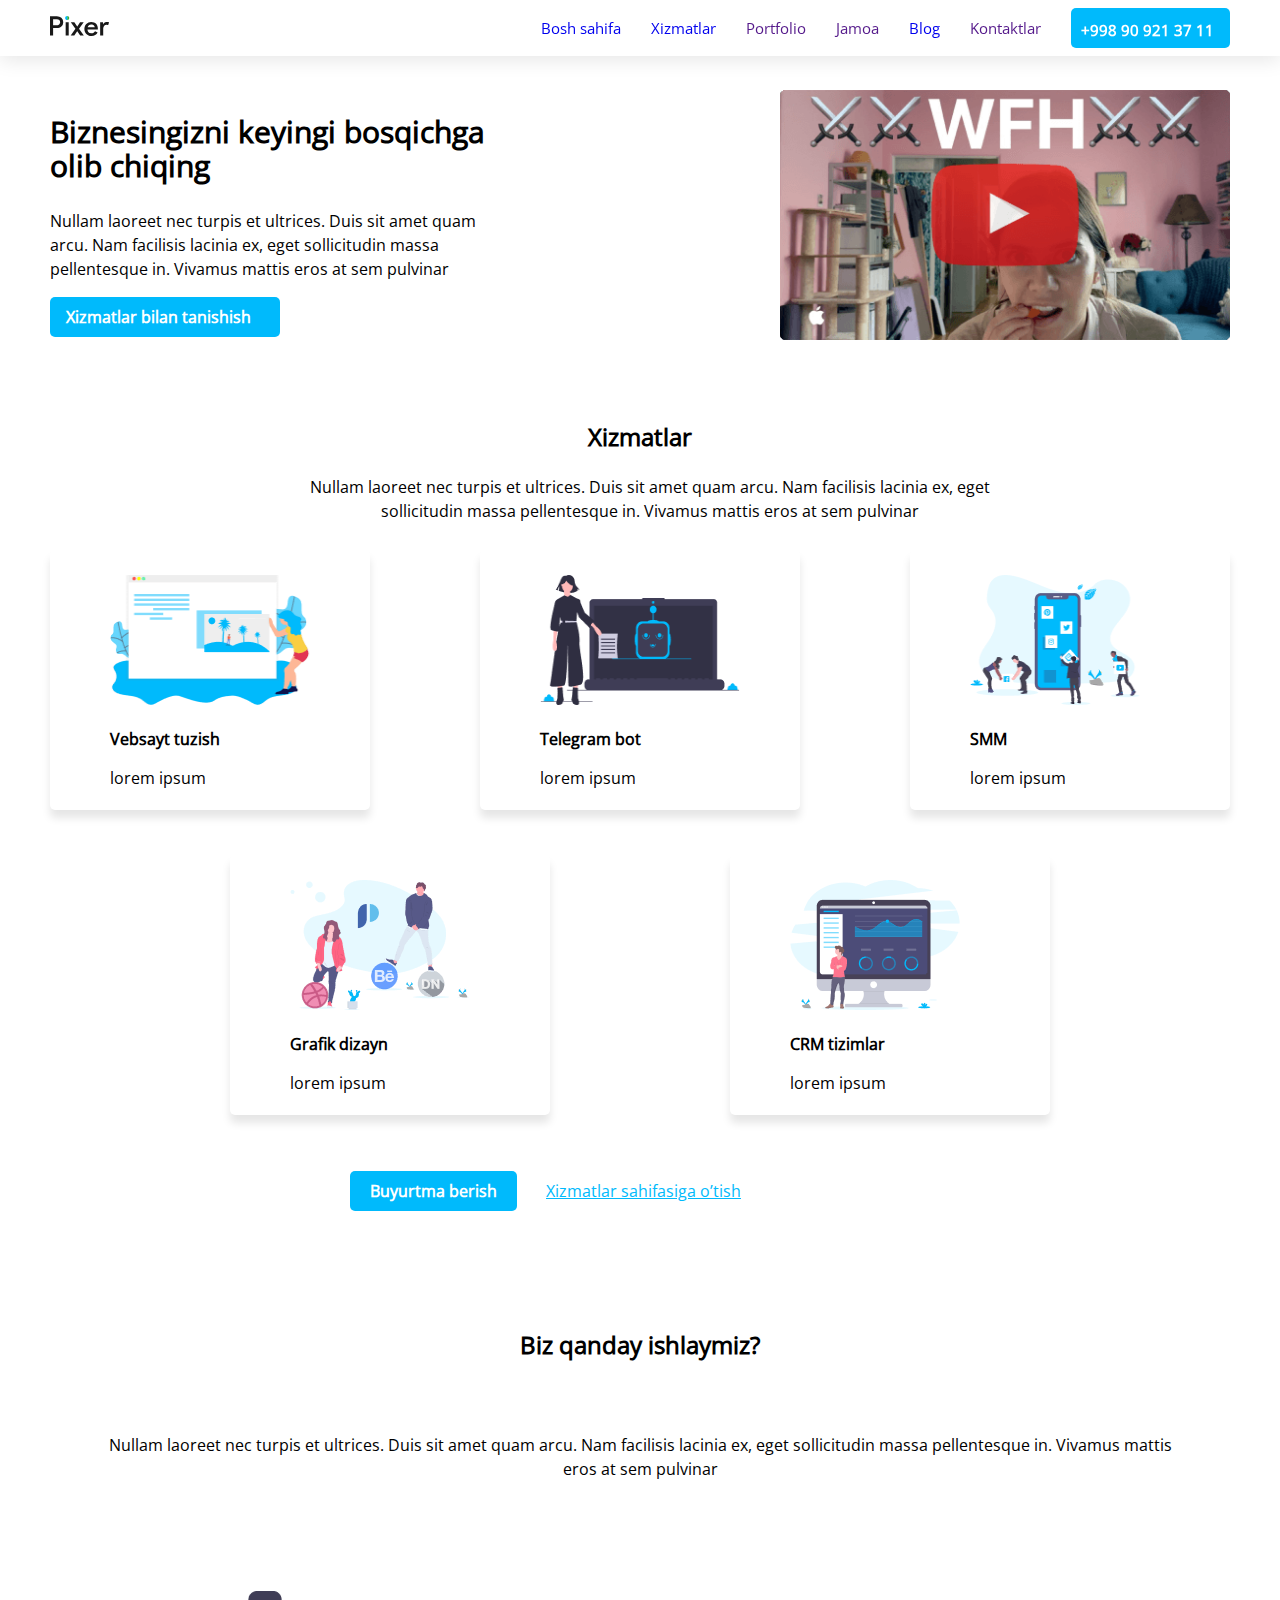
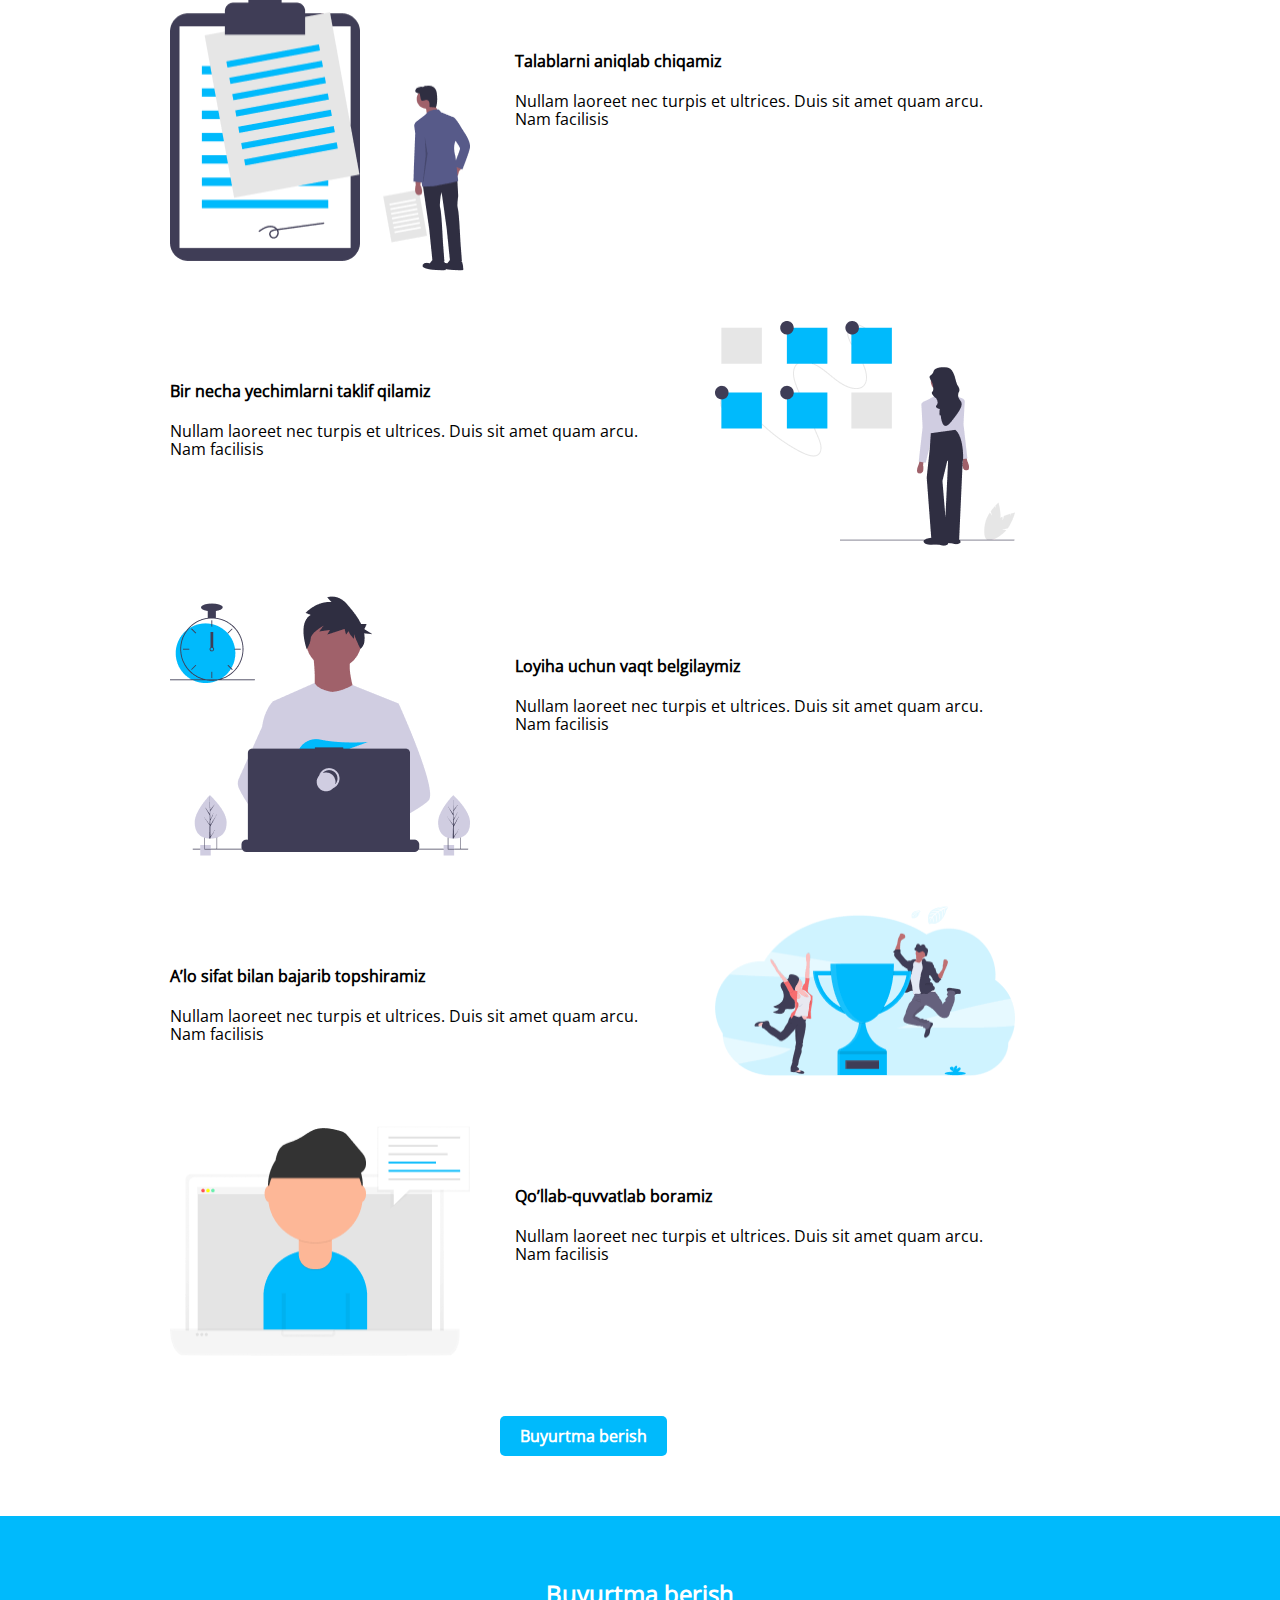
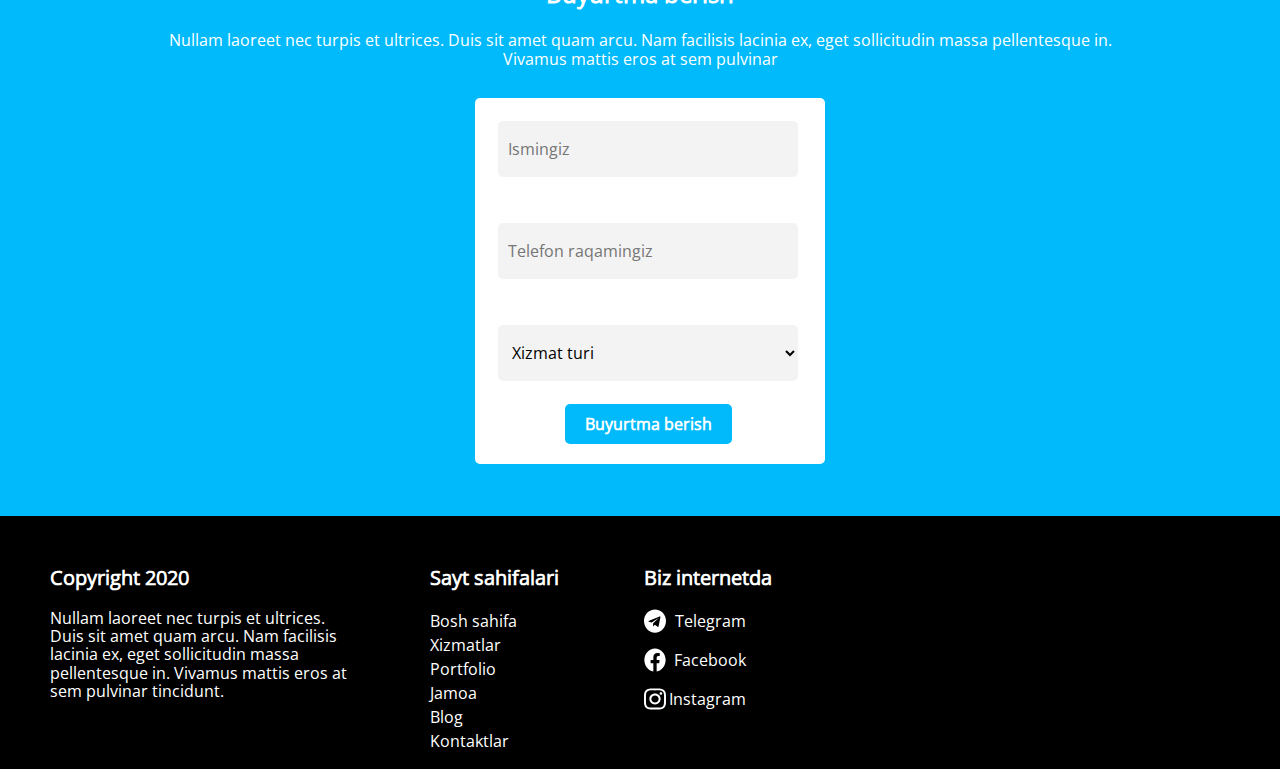
<file: index.html>
<!DOCTYPE html>
<html lang="en">
<head>
  <meta charset="UTF-8">
  <meta http-equiv="X-UA-Compatible" content="IE=edge">
  <meta name="viewport" content="width=device-width, initial-scale=1.0">
  <title>pixer</title>
  <link rel="stylesheet" href="style/normalize.css">
  <link rel="stylesheet" href="style/main.min.css">
  <!-- <link rel="stylesheet" href="style/main.css"> -->
</head>
<body>
<!-- HEADER   -->
  <header class="site-header">
    <div class="container">
      <div class="header-wrapper" id="main">
        <a class="header-logo-link" href="index.html">
          <img class="site-logo" src="img/site-logo.svg" alt="site-logo" width="60" height="20">
        </a>

        <nav class="header-nav">
          <ul class="header-nav-list">
            <li class="header-nav-items">
              <a class="nav-link" href="index.html">Bosh sahifa</a>
            </li>

            <li class="header-nav-items">
              <a class="nav-link" href="services.html">Xizmatlar</a>
            </li>

            <li class="header-nav-items">
              <a class="nav-link" href="">Portfolio</a>
            </li>
            
            <li class="header-nav-items">
              <a class="nav-link" href="">Jamoa</a>
            </li>

            <li class="header-nav-items">
              <a class="nav-link" href="#blog">Blog</a>
            </li>

            <li class="header-nav-items">
              <a class="nav-link" href="">Kontaktlar</a>
            </li>
          </ul>
        </nav>  

        <div class="header-num-wrapper">
          <a class="header-num-link" href="tel:+998909213711">+998 90 921 37 11</a>
        </div>
      </div>
    </div>
<!-- //HEADER   -->    
  </header>


<!-- HERO   -->
  <main class="site-main">
    <section class="section-hero">
      <div class="container">
        <div class="hero-wrapper">
          <div class="hero-content">
            <h2 class="hero-heading">Biznesingizni keyingi bosqichga
            olib chiqing</h2>
            <p class="hero-info">Nullam laoreet nec turpis et ultrices. Duis sit amet quam arcu. Nam facilisis lacinia ex, eget sollicitudin massa pellentesque in. Vivamus mattis eros at sem pulvinar</p>

            <div class="hero-btn-wrapper">
              <a class="hero-btn-link" href="#service" >Xizmatlar bilan tanishish</a>
            </div>
          </div>
          <a class="youtube-video" href="https://www.youtube.com/embed/6_pru8U2RmM" target="_blank">
            <img class="hero-img" src="img/hero-img.png" alt="youtube" width="450" height="250">
          </a>

        </div>
      </div>
    </section>
<!-- //HERO   -->


<!-- SERVICES -->
    <section class="section-services">
      <div class="container">
        <div class="services-wrapper" id="services">
          <div class="services-content-wrapper">
            <h3 class="services-heading">Xizmatlar</h3>
            <p class="servicse-info">Nullam laoreet nec turpis et ultrices. Duis sit amet quam arcu. Nam facilisis lacinia ex, eget sollicitudin massa pellentesque in. Vivamus mattis eros at sem pulvinar</p>
          </div>
          <div class="services-list-wrapper">
            <ul class="services-list">
              <li class="services-items">
                <img class="services-item-img" src="img/site-dev.png" alt="site-developing" width="200" height="130">
                <h4 class="services-items-heading">Vebsayt tuzish</h4>
                <p class="services-items-content">lorem ipsum</p>
              </li>

              <li class="services-items">
                <img class="services-item-img" src="img/bot-dev.png" alt="bot-developing" width="200" height="130">
                <h4 class="services-items-heading">Telegram bot</h4>
                <p class="services-items-content">lorem ipsum</p>
              </li>

              <li class="services-items">
                <img class="services-item-img" src="img/smm.png" alt="smm" width="170" height="130">
                <h4 class="services-items-heading">SMM</h4>
                <p class="services-items-content">lorem ipsum</p>
              </li>

              <li class="services-items serv-left-item">
                <img class="services-item-img" src="img/design.png" alt="design" width="180" height="130">
                <h4 class="services-items-heading">Grafik dizayn</h4>
                <p class="services-items-content">lorem ipsum</p>
              </li>

              <li class="services-items serv-right-item">
                <img class="services-item-img" src="img/crm.png" alt="crm" width="170" height="130">
                <h4 class="services-items-heading">CRM tizimlar</h4>
                <p class="services-items-content">lorem ipsum</p>
              </li>
            </ul>
          </div>

          <button class="all-btns services-btn">
            <span class="all-btns-content">Buyurtma berish</span>
          </button>
          <a class="services-link" href="services.html">Xizmatlar sahifasiga o’tish</a>

        </div>
      </div>
    </section>
<!-- SERVICES -->


<!-- WORK-PROCCESSE -->
    <section class="section-work-proc">
      <div class="container">
        <div class="work-proc-wrapper" id="blog">
          <div class="proc-main-content-wrapper">
            <h3 class="proc-heading">Biz qanday ishlaymiz?</h3>
            <p class="proc-main-content">Nullam laoreet nec turpis et ultrices. Duis sit amet quam arcu. Nam facilisis lacinia ex, eget sollicitudin massa pellentesque in. Vivamus mattis eros at sem pulvinar</p>
          </div>

          <div class="work-proc-list-wrapper">
            <ul class="work-proc-list">
              <li class="work-proc-items">
                <img class="proccess-img proccess-img-left" src="./img/identification.png" alt="identification" width="300" height="280">
                <div class="proc-items-content">
                  <h4 class="proccess-item-headings">Talablarni aniqlab chiqamiz</h4>
                  <p class="proc-item-content">Nullam laoreet nec turpis et ultrices. Duis sit amet quam arcu. Nam facilisis</p>
                </div>
              </li>

              <li class="work-proc-items">
                <div class="proc-items-content">
                  <h4 class="proccess-item-headings">Bir necha yechimlarni taklif qilamiz</h4>
                  <p class="proc-item-content">Nullam laoreet nec turpis et ultrices. Duis sit amet quam arcu. Nam facilisis</p>
                </div>
                <img class="proccess-img proccess-img-right" src="./img/solving-problems.png" alt="solving-problems" width="300" height="225">
              </li>

              <li class="work-proc-items">
                <img class="proccess-img proccess-img-left" src="./img/project-time.png" alt="project-time" width="300" height="260">
                <div class="proc-items-content">
                  <h4 class="proccess-item-headings">Loyiha uchun vaqt belgilaymiz</h4>
                  <p class="proc-item-content">Nullam laoreet nec turpis et ultrices. Duis sit amet quam arcu. Nam facilisis</p>
                </div>
              </li>

              <li class="work-proc-items">
                <div class="proc-items-content">
                  <h4 class="proccess-item-headings">A’lo sifat bilan bajarib topshiramiz</h4>
                  <p class="proc-item-content">Nullam laoreet nec turpis et ultrices. Duis sit amet quam arcu. Nam facilisis</p>
                </div>
                <img class="proccess-img proccess-img-right" src="./img/quality.png" alt="quality" width="300" height="170">
              </li>

              <li class="work-proc-items">
                <img class="proccess-img proccess-img-left" src="./img/support.png" alt="support" width="300" height="230">
                <div class="proc-items-content">
                  <h4 class="proccess-item-headings">Qo’llab-quvvatlab boramiz</h4>
                  <p class="proc-item-content">Nullam laoreet nec turpis et ultrices. Duis sit amet quam arcu. Nam facilisis</p>
                </div>
              </li>
            </ul>
          </div>

          <button class="all-btns proc-btn">
            <span class="all-btns-content">Buyurtma berish</span>
          </button>
        </div>
      </div>
    </section>
<!-- //WORK-PROCCESSE -->


<!-- MAIN-FORM -->
    <section class="section-form">
      <div class="container">
        <div class="form-wrapper">
          <div class="form-wrapper-content">
            <h3 class="form-heading">Buyurtma berish</h3>
            <p class="form-info">Nullam laoreet nec turpis et ultrices. Duis sit amet quam arcu. Nam facilisis lacinia ex, eget sollicitudin massa pellentesque in. Vivamus mattis eros at sem pulvinar</p>
          </div>

          <form class="form" action="https://echo.htmlacademy.ru/" >
            <input type="text" class="name all-input" name="name" id="name" placeholder="Ismingiz" required>

            <input type="tel" class="tel-num all-input" name="tel-num" id="tel-num" placeholder="Telefon raqamingiz" required>

            <select class="select all-input" name="select" id="select">
              <option value="" hidden>Xizmat turi</option>
              <option value="search">Vebsayt</option>
              <option value="smm">SMM</option>
              <option value="telegram-bot">telegram-bot</option>
              <option value="web-design">Grafik dizayn</option>
              <option value="crm">CRM tizim</option>
            </select>

            <button class="all-btns form-btn">
              <span class="all-btns-content">Buyurtma berish</span>
            </button>
          </form>
        </div>
      </div>
    </section>
  </main> 
<!-- //MAIN-FORM -->


<!-- FOOTER -->
  <footer class="site-footer">
    <div class="container">
      <div class="footer-wrapper">
        <div class="about-wrapper">
          <p class="copyrite">Copyright 2020</p>
          <p class="about-content">Nullam laoreet nec turpis et ultrices. Duis sit amet quam arcu. Nam facilisis lacinia ex, eget sollicitudin massa pellentesque in. Vivamus mattis eros at sem pulvinar tincidunt.</p>
        </div>

        <div class="pages-list-wrapper">
          <p class="pages-list-content">Sayt sahifalari</p>
          <ul class="pages-list">
              <li class="pages-items">
                <a class="footer-all-links pages-items-link " href="index.html">Bosh sahifa </a>              
              </li>

              <li class="pages-items">
                <a class="footer-all-links pages-items-link " href="services.html">Xizmatlar</a> 
              </li>
              
              <li class="pages-items">
                <a class="footer-all-links pages-items-link " href="">Portfolio</a> 
              </li>
  
              <li class="pages-items">
                <a class="footer-all-links pages-items-link " href="">Jamoa</a> 
              </li>
            
              <li class="pages-items">
                <a class="footer-all-links pages-items-link " href="">Blog</a> 
              </li>
   
              <li class="pages-items">
                <a class="footer-all-links pages-items-link " href="">Kontaktlar</a> 
              </li>
            
          </ul>
        </div>
        
        <div class="social-net-wrapper">
          <p class="soc-net-content">Biz internetda</p>
          <ul class="soc-net-list">
            <li class="soc-net-items">
              <a class="footer-icon-link" href="https://web.telegram.org/k/" target="_blank">
                <img src="./img/telegram-icon.svg" alt="Telegram" class="soc-net-icons">
                <span class="soc-net-info footer-all-links">Telegram</span>
              </a>
            </li>
        
            <li class="soc-net-items">
              <a class="footer-icon-link" href="https://facebook.com" target="_blank">
                <img src="./img/facebook.svg" alt="Facebook" class="soc-net-icons">
                <span class="soc-net-info footer-all-links">Facebook</span>
              </a>
            </li>
        
            <li class="soc-net-items">
              <a class="footer-icon-link" href="htpps://instagram.com" target="_blank">
                <img src="./img/instagram.svg" alt="Instagram" class="soc-net-icons">
                <span class="soc-net-info footer-all-links">Instagram</span>
              </a>
            </li>
        
          </ul>
        </div>
      </div>
    </div>
  </footer>
<!-- //FOOTER -->

</body>
</html>
</file>
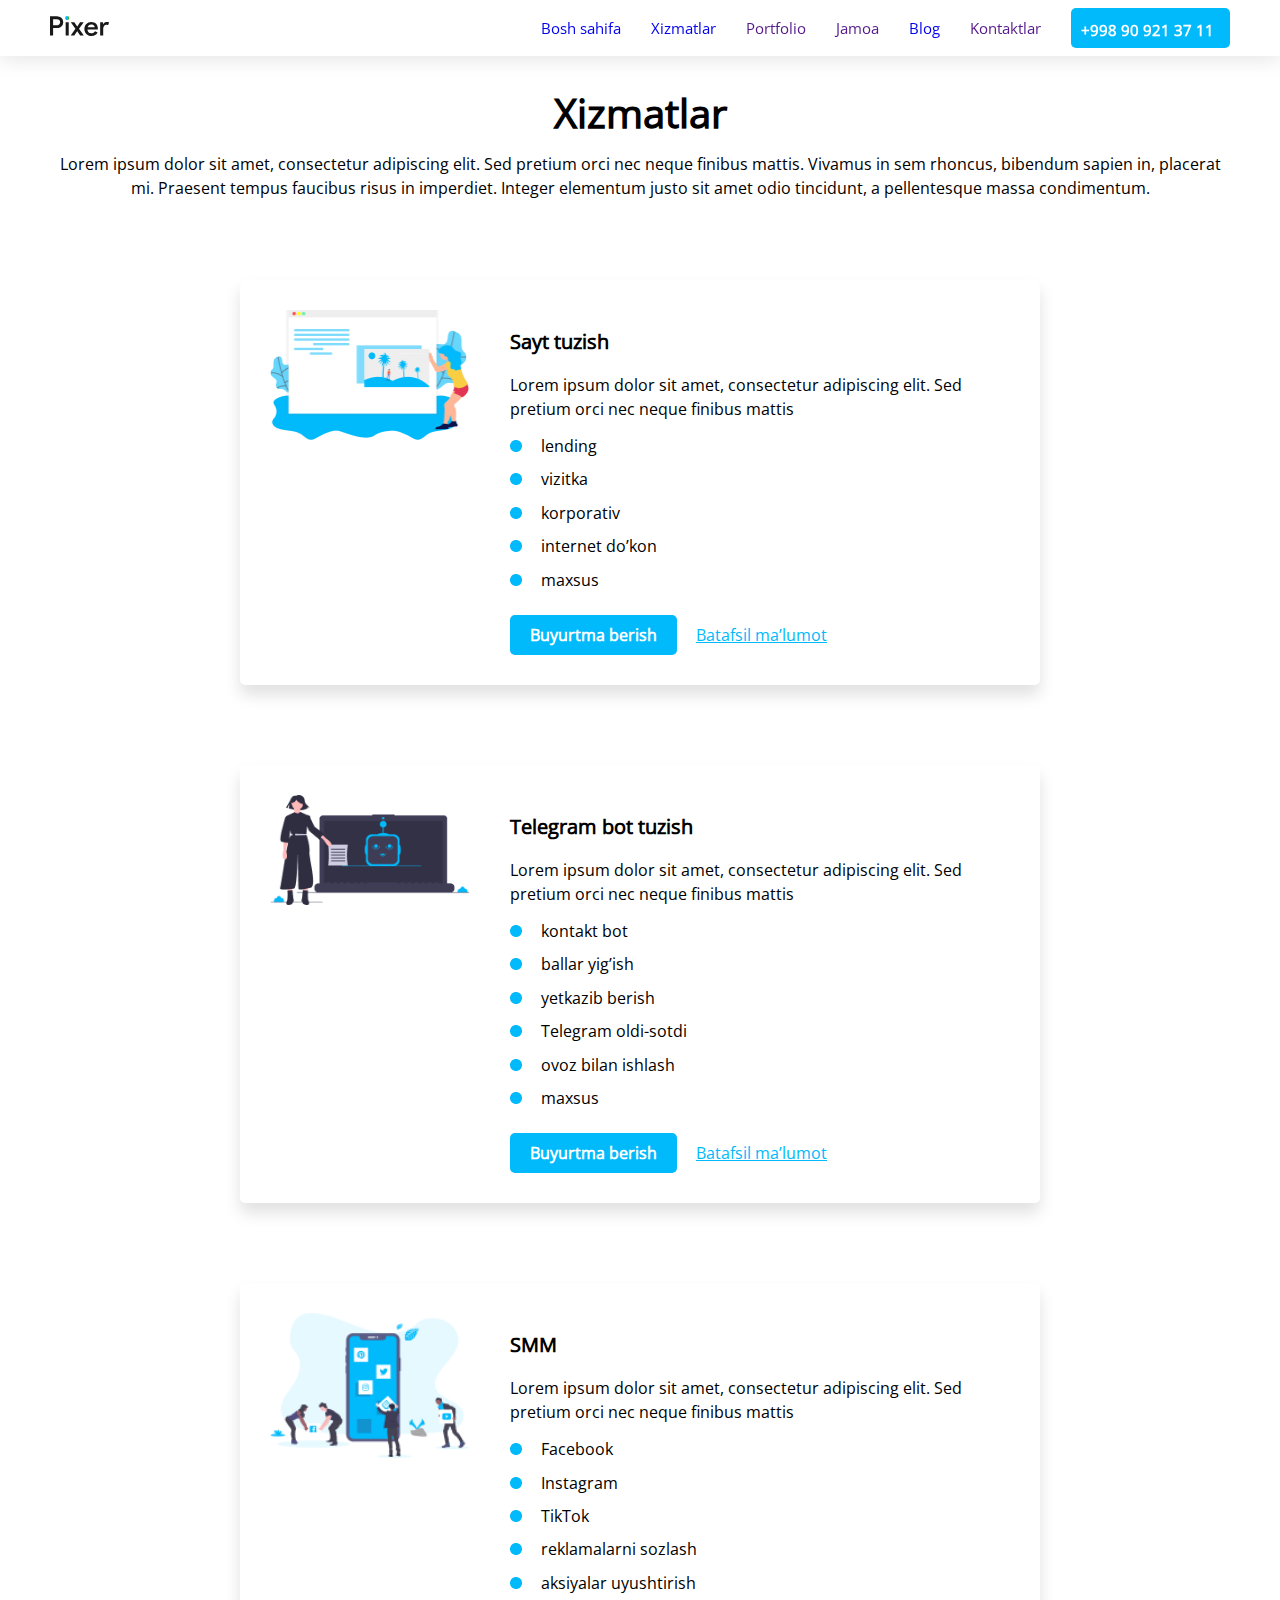
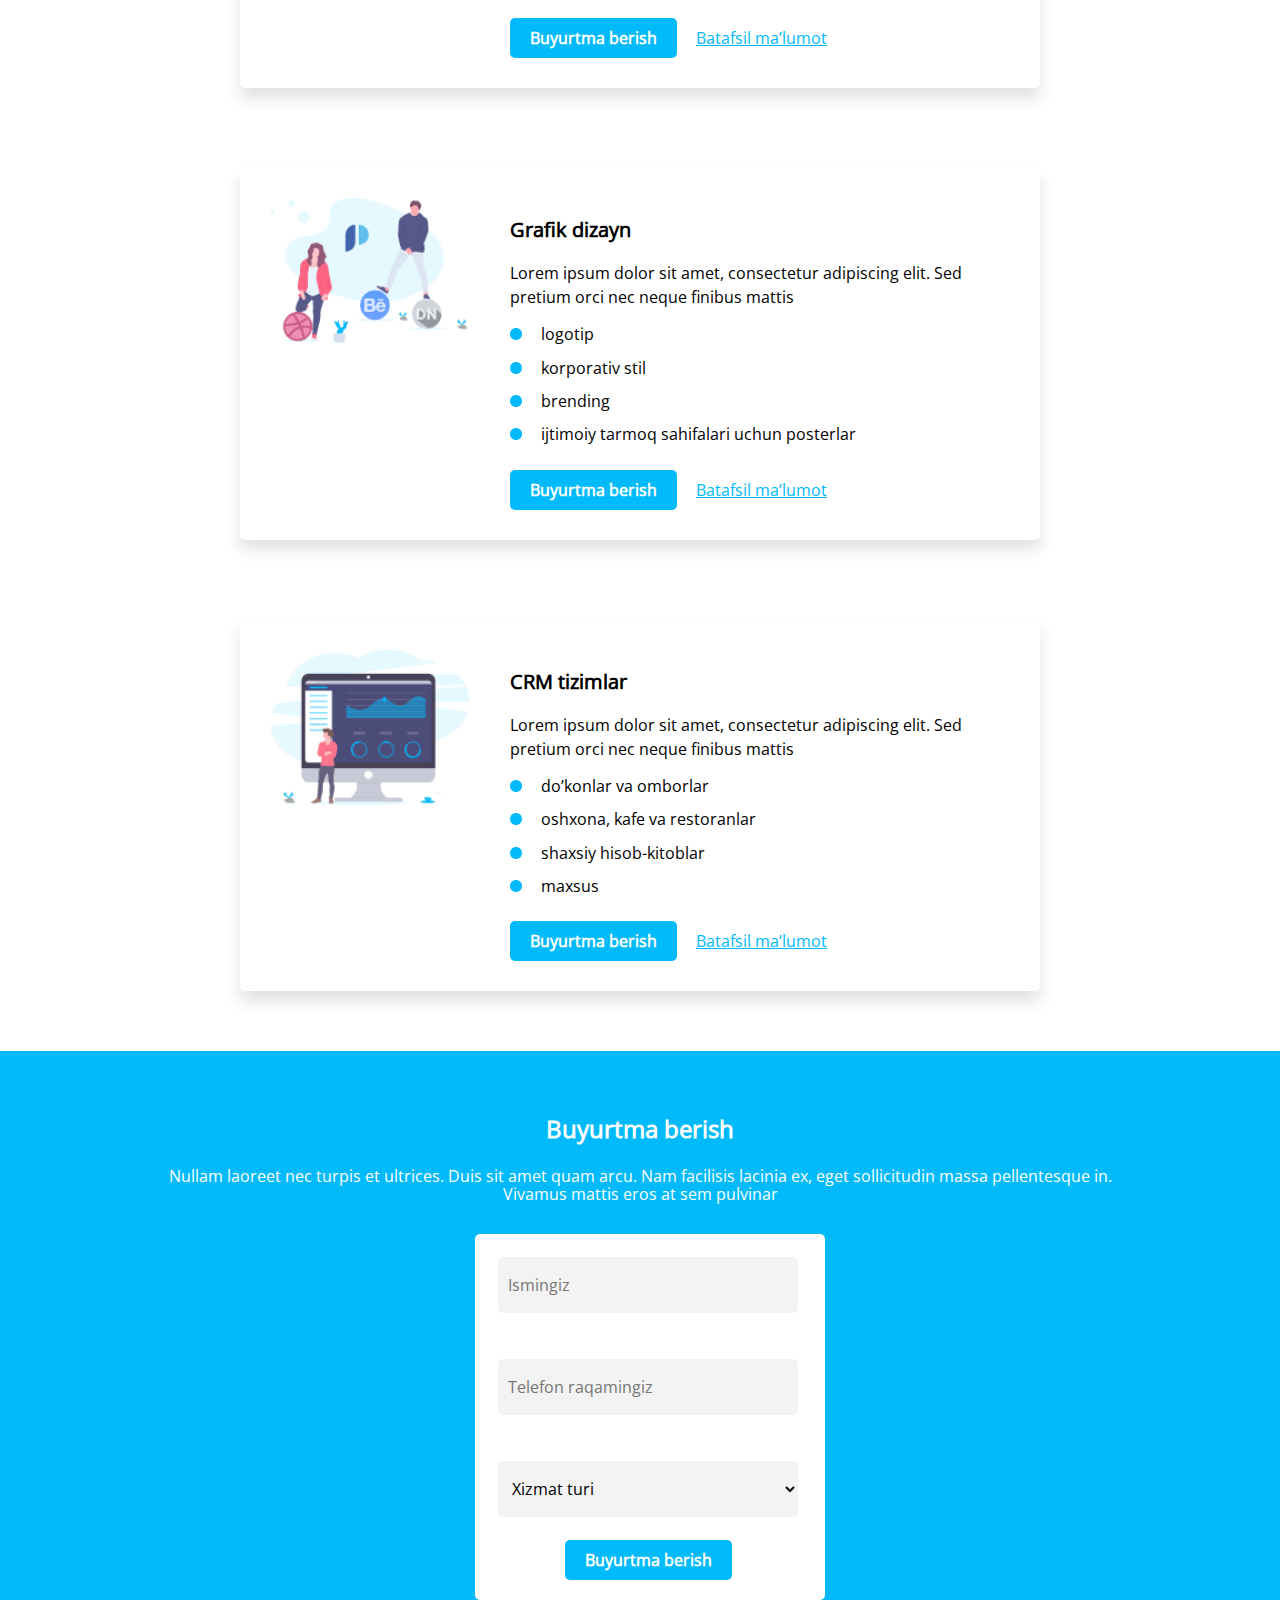
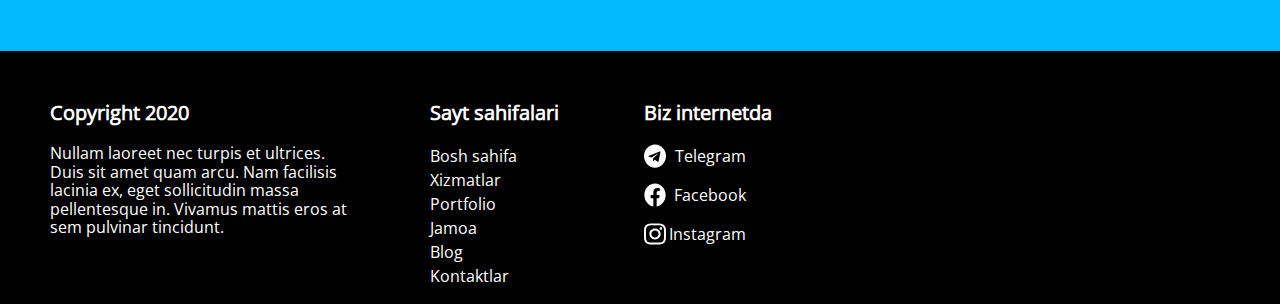
<file: services.html>
<!DOCTYPE html>
<html lang="en">
<head>
  <meta charset="UTF-8">
  <meta http-equiv="X-UA-Compatible" content="IE=edge">
  <meta name="viewport" content="width=device-width, initial-scale=1.0">
  <title>Services</title>
  <link rel="stylesheet" href="style/normalize.css">
  <link rel="stylesheet" href="style/main.min.css">
  <!-- <link rel="stylesheet" href="style/main.css"> -->
</head>
<body>
  <!-- HEADER   -->
  <header class="site-header">
    <div class="container">
      <div class="header-wrapper" id="main">
        <a class="header-logo-link" href="index.html">
          <img class="site-logo" src="img/site-logo.svg" alt="site-logo" width="60" height="20">
        </a>

        <nav class="header-nav">
          <ul class="header-nav-list">
            <li class="header-nav-items">
              <a class="nav-link" href="index.html">Bosh sahifa</a>
            </li>

            <li class="header-nav-items">
              <a class="nav-link" href="services.html">Xizmatlar</a>
            </li>

            <li class="header-nav-items">
              <a class="nav-link" href="">Portfolio</a>
            </li>
            
            <li class="header-nav-items">
              <a class="nav-link" href="">Jamoa</a>
            </li>

            <li class="header-nav-items">
              <a class="nav-link" href="#blog">Blog</a>
            </li>

            <li class="header-nav-items">
              <a class="nav-link" href="">Kontaktlar</a>
            </li>
          </ul>
        </nav>  

        <div class="header-num-wrapper">
          <a class="header-num-link" href="tel:+998909213711">+998 90 921 37 11</a>
        </div>
      </div>
    </div>
  </header>
<!-- //HEADER   -->    


<!-- HERO   -->
  <main class="serv-main">
    <section class="serv-section">
      <div class="container">
        <div class="serv-hero-wrapper">
          <h2 class="serv-hero-heading">Xizmatlar</h2>
          <p class="serv-hero-content">Lorem ipsum dolor sit amet, consectetur adipiscing elit. Sed pretium orci nec neque finibus mattis. Vivamus in sem rhoncus, bibendum sapien in, placerat mi. Praesent tempus faucibus risus in imperdiet. Integer elementum justo sit amet odio tincidunt, a pellentesque massa condimentum.</p>
        </div>
      </div>
    </section>
 
<!-- //HERO   -->


<!-- SERVICE-PAGE-SERV-LISTS -->
    <section class="main-serv-section">
      <div class="container">
        <div class="serv-main-wrapper">

          <div class="serv-main-lists">
            <img class="serv-main-img" src="img/site-dev.png" alt="site-developing" width="200" height="130">
            <div class="serv-list-content">
              <h3 class="serv-list-heading">Sayt tuzish</h3>
              <p class="serv-list-info">Lorem ipsum dolor sit amet, consectetur adipiscing elit. Sed pretium orci nec neque finibus mattis</p>
              <ul class="main-serv-list">
                <li class="main-serv-item">
                  <img class="circle" src="img/Rectangle.png" alt="Rectangle" width="12" height="12">
                  <span class="serv-item-content">lending</span>
                </li>

                <li class="main-serv-item">
                  <img class="circle" src="img/Rectangle.png" alt="Rectangle" width="12" height="12">
                  <span class="serv-item-content">vizitka</span>
                </li>

                <li class="main-serv-item">
                  <img class="circle" src="img/Rectangle.png" alt="Rectangle" width="12" height="12">
                  <span class="serv-item-content">korporativ</span>
                </li>

                <li class="main-serv-item">
                  <img class="circle" src="img/Rectangle.png" alt="Rectangle" width="12" height="12">
                  <span class="serv-item-content">internet do’kon</span>
                </li>

                <li class="main-serv-item">
                  <img class="circle" src="img/Rectangle.png" alt="Rectangle" width="12" height="12">
                  <span class="serv-item-content">maxsus</span>
                </li>
              </ul>

              <button class="all-btns btn-serv">
                <span class="all-btns-content">Buyurtma berish</span>
              </button>
              <a href="#" class="serv-link">Batafsil ma’lumot</a>
            </div>
          </div>

          <div class="serv-main-lists">
            <img class="serv-main-img" src="img/bot-dev.png" alt="telegram-bot development" width="200" height="110">
            <div class="serv-list-content">
              <h3 class="serv-list-heading">Telegram bot tuzish</h3>
              <p class="serv-list-info">Lorem ipsum dolor sit amet, consectetur adipiscing elit. Sed pretium orci nec neque finibus mattis</p>
              <ul class="main-serv-list">
                <li class="main-serv-item">
                  <img class="circle" src="img/Rectangle.png" alt="Rectangle" width="12" height="12">
                  <span class="serv-item-content">kontakt bot</span>
                </li>

                <li class="main-serv-item">
                  <img class="circle" src="img/Rectangle.png" alt="Rectangle" width="12" height="12">
                  <span class="serv-item-content">ballar yig’ish</span>
                </li>

                <li class="main-serv-item">
                  <img class="circle" src="img/Rectangle.png" alt="Rectangle" width="12" height="12">
                  <span class="serv-item-content">yetkazib berish</span>
                </li>

                <li class="main-serv-item">
                  <img class="circle" src="img/Rectangle.png" alt="Rectangle" width="12" height="12">
                  <span class="serv-item-content">Telegram oldi-sotdi</span>
                </li>
                
                <li class="main-serv-item">
                  <img class="circle" src="img/Rectangle.png" alt="Rectangle" width="12" height="12">
                  <span class="serv-item-content">ovoz bilan ishlash</span>
                </li>

                <li class="main-serv-item">
                  <img class="circle" src="img/Rectangle.png" alt="Rectangle" width="12" height="12">
                  <span class="serv-item-content">maxsus</span>
                </li>
              </ul>

              <button class="all-btns btn-serv">
                <span class="all-btns-content">Buyurtma berish</span>
              </button>
              <a href="#" class="serv-link">Batafsil ma’lumot</a>
            </div>
          </div>

          <div class="serv-main-lists">
            <img class="serv-main-img" src="img/smm.png" alt="smm" width="200" height="145" >
            <div class="serv-list-content">
              <h3 class="serv-list-heading">SMM</h3>
              <p class="serv-list-info">Lorem ipsum dolor sit amet, consectetur adipiscing elit. Sed pretium orci nec neque finibus mattis</p>
              <ul class="main-serv-list">
                <li class="main-serv-item">
                  <img class="circle" src="img/Rectangle.png" alt="Rectangle" width="12" height="12">
                  <span class="serv-item-content">Facebook</span>
                </li>

                <li class="main-serv-item">
                  <img class="circle" src="img/Rectangle.png" alt="Rectangle" width="12" height="12">
                  <span class="serv-item-content">Instagram</span>
                </li>

                <li class="main-serv-item">
                  <img class="circle" src="img/Rectangle.png" alt="Rectangle" width="12" height="12">
                  <span class="serv-item-content">TikTok</span>
                </li>

                <li class="main-serv-item">
                  <img class="circle" src="img/Rectangle.png" alt="Rectangle" width="12" height="12">
                  <span class="serv-item-content">reklamalarni sozlash</span>
                </li>
                
                <li class="main-serv-item">
                  <img class="circle" src="img/Rectangle.png" alt="Rectangle" width="12" height="12">
                  <span class="serv-item-content">aksiyalar uyushtirish</span>
                </li>
              </ul>
              <button class="all-btns btn-serv">
                <span class="all-btns-content">Buyurtma berish</span>
              </button>
              <a href="#" class="serv-link">Batafsil ma’lumot</a>
            </div>
          </div>

          <div class="serv-main-lists">
            <img class="serv-main-img" src="img/design.png" alt="design-devolopment" width="200" height="145">
            <div class="serv-list-content">
              <h3 class="serv-list-heading">Grafik dizayn</h3>
              <p class="serv-list-info">Lorem ipsum dolor sit amet, consectetur adipiscing elit. Sed pretium orci nec neque finibus mattis</p>
              <ul class="main-serv-list">
                <li class="main-serv-item">
                  <img class="circle" src="img/Rectangle.png" alt="Rectangle" width="12" height="12">
                  <span class="serv-item-content">logotip</span>
                </li>

                <li class="main-serv-item">
                  <img class="circle" src="img/Rectangle.png" alt="Rectangle" width="12" height="12">
                  <span class="serv-item-content">korporativ stil</span>
                </li>

                <li class="main-serv-item">
                  <img class="circle" src="img/Rectangle.png" alt="Rectangle" width="12" height="12">
                  <span class="serv-item-content">brending</span>
                </li>

                <li class="main-serv-item">
                  <img class="circle" src="img/Rectangle.png" alt="Rectangle" width="12" height="12">
                  <span class="serv-item-content">ijtimoiy tarmoq sahifalari uchun posterlar</span>
                </li>
              </ul>

              <button class="all-btns btn-serv">
                <span class="all-btns-content">Buyurtma berish</span>
              </button>
              <a href="#" class="serv-link">Batafsil ma’lumot</a>
            </div>
          </div>

          <div class="serv-main-lists">
            <img class="serv-main-img" src="img/crm.png" alt="crm" width="200" height="155" >
            <div class="serv-list-content">
              <h3 class="serv-list-heading">CRM tizimlar</h3>
              <p class="serv-list-info">Lorem ipsum dolor sit amet, consectetur adipiscing elit. Sed pretium orci nec neque finibus mattis</p>
              <ul class="main-serv-list">
                <li class="main-serv-item">
                  <img class="circle" src="img/Rectangle.png" alt="Rectangle" width="12" height="12">
                  <span class="serv-item-content">do’konlar va omborlar</span>
                </li>

                <li class="main-serv-item">
                  <img class="circle" src="img/Rectangle.png" alt="Rectangle" width="12" height="12">
                  <span class="serv-item-content">oshxona, kafe va restoranlar</span>
                </li>

                <li class="main-serv-item">
                  <img class="circle" src="img/Rectangle.png" alt="Rectangle" width="12" height="12">
                  <span class="serv-item-content">shaxsiy hisob-kitoblar</span>
                </li>

                <li class="main-serv-item">
                  <img class="circle" src="img/Rectangle.png" alt="Rectangle" width="12" height="12">
                  <span class="serv-item-content">maxsus</span>
                </li>
              </ul>

              <button class="all-btns btn-serv">
                <span class="all-btns-content">Buyurtma berish</span>
              </button>
              <a href="#" class="serv-link">Batafsil ma’lumot</a>
            </div>
          </div>

        </div>
      </div>
    </section>
<!-- SERVICE-PAGE-SERV-LISTS -->


<!-- MAIN-FORM -->
    <section class="section-form">
      <div class="container">
        <div class="form-wrapper">
          <div class="form-wrapper-content">
            <h3 class="form-heading">Buyurtma berish</h3>
            <p class="form-info">Nullam laoreet nec turpis et ultrices. Duis sit amet quam arcu. Nam facilisis lacinia ex, eget sollicitudin massa pellentesque in. Vivamus mattis eros at sem pulvinar</p>
          </div>

          <form class="form" action="https://echo.htmlacademy.ru/" >
            <input type="text" class="name all-input" name="name" id="name" placeholder="Ismingiz" required>

            <input type="tel" class="tel-num all-input" name="tel-num" id="tel-num" placeholder="Telefon raqamingiz" required>

            <select class="select all-input" name="select" id="select">
              <option value="" hidden>Xizmat turi</option>
              <option value="search">Vebsayt</option>
              <option value="smm">SMM</option>
              <option value="telegram-bot">telegram-bot</option>
              <option value="web-design">Grafik dizayn</option>
              <option value="crm">CRM tizim</option>
            </select>

            <button class="all-btns form-btn">
              <span class="all-btns-content">Buyurtma berish</span>
            </button>
          </form>
        </div>
      </div>
    </section>
<!-- //MAIN-FORM -->
  </main>


 <!-- FOOTER -->
 <footer class="site-footer">
  <div class="container">
    <div class="footer-wrapper">
      <div class="about-wrapper">
        <p class="copyrite">Copyright 2020</p>
        <p class="about-content">Nullam laoreet nec turpis et ultrices. Duis sit amet quam arcu. Nam facilisis lacinia ex, eget sollicitudin massa pellentesque in. Vivamus mattis eros at sem pulvinar tincidunt.</p>
      </div>

      <div class="pages-list-wrapper">
        <p class="pages-list-content">Sayt sahifalari</p>
        <ul class="pages-list">
            <li class="pages-items">
              <a class="footer-all-links pages-items-link " href="index.html">Bosh sahifa </a>              
            </li>

            <li class="pages-items">
              <a class="footer-all-links pages-items-link " href="services.html">Xizmatlar</a> 
            </li>
            
            <li class="pages-items">
              <a class="footer-all-links pages-items-link " href="">Portfolio</a> 
            </li>

            <li class="pages-items">
              <a class="footer-all-links pages-items-link " href="">Jamoa</a> 
            </li>
          
            <li class="pages-items">
              <a class="footer-all-links pages-items-link " href="">Blog</a> 
            </li>
 
            <li class="pages-items">
              <a class="footer-all-links pages-items-link " href="">Kontaktlar</a> 
            </li>
          
        </ul>
      </div>
      
      <div class="social-net-wrapper">
        <p class="soc-net-content">Biz internetda</p>
        <ul class="soc-net-list">
          <li class="soc-net-items">
            <a class="footer-icon-link" href="https://web.telegram.org/k/" target="_blank">
              <img src="./img/telegram-icon.svg" alt="Telegram" class="soc-net-icons">
              <span class="soc-net-info footer-all-links">Telegram</span>
            </a>
          </li>
      
          <li class="soc-net-items">
            <a class="footer-icon-link" href="https://facebook.com" target="_blank">
              <img src="./img/facebook.svg" alt="Facebook" class="soc-net-icons">
              <span class="soc-net-info footer-all-links">Facebook</span>
            </a>
          </li>
      
          <li class="soc-net-items">
            <a class="footer-icon-link" href="htpps://instagram.com" target="_blank">
              <img src="./img/instagram.svg" alt="Instagram" class="soc-net-icons">
              <span class="soc-net-info footer-all-links">Instagram</span>
            </a>
          </li>
      
        </ul>
      </div>
    </div>
  </div>
</footer>
<!-- //FOOTER -->

</body>
</html>
</file>
<file: style/main.css>
* {
  box-sizing: border-box;
}

body {
  font-family: Open Sans;
}

.container {
  width: 1220px;
  margin-left: auto;
  margin-right: auto;
  padding: 0 20px;
}

a {
  text-decoration: none;
}

/* FONTS */
@font-face {
  font-family: "Open Sans";
  font-style: normal;
  font-weight: 400;
  font-display: swap;
  src: url("../fonts/open-sans-v27-latin-regular.woff2") format("woff2"), 
       url("../fonts/open-sans-v27-latin-regular.woff") format("woff"); 
}

@font-face {
  font-family: "Open Sans";
  font-style: italic;
  font-weight: 700;
  font-display: swap; 
  src: url("../fonts/open-sans-v27-latin-700italic.woff2") format("woff2"), 
       url("../fonts/open-sans-v27-latin-700italic.woff") format("woff"); 
}
/* //FONTS */


/* //HEADER */
.site-header {
  width: 100%;
  position: fixed;
  top: 0;
  left: 0;
  background-color: #fff;
  box-shadow: 0px 4px 20px rgba(0, 0, 0, 0.1);
}

.header-wrapper {
  display: flex;
  align-items: center;
  justify-content: space-between;
}

.header-nav-list {
  width: 500px;
  margin-left: 400px;
  padding: 0;
  display: flex;
  justify-content: space-between;
  list-style-type: none;
}

.header-nav-list:active {  
  background-color: rgba(25, 25, 25, 0.7);
}

.nav-link {
  font-style: normal;
  font-weight: normal;
  font-size: 15px;
  line-height: 24px;
}

.nav-link:active {
  color: rgb(255, 254, 254);
}

.header-num-wrapper {
  width: 159px;
  height: 40px;
  padding: 10px;
  background-color: rgb(0, 186, 252);
  border-radius: 5px;
}


.header-num-link {
  font-style: normal;
  font-weight: bold;
  font-size: 15px;
  line-height: 24px;
  color: rgb(255, 255, 255);
}

.header-num-wrapper:hover {
  border: 3px solid rgb(0, 186, 252);
  border-radius: 5px;
  background-color: rgb(255, 255, 255);
}

.header-num-link:hover {
  color: rgb(0, 186, 252);
}

.header-num-wrapper:active {
  background: rgba(0, 186, 252, 0.6);
  border-radius: 5px;
}

.header-num-link:active {
  color: rgb(250, 250, 250);
}
/* //HEADER */


/* HERO */
.hero-wrapper {
  margin-top: 90px;
  display: flex;
  justify-content: space-between;
}

.hero-content {
  width: 460px;
}

.hero-heading {
  font-style: normal;
  font-size: 30px;
  color: rgb(0, 0, 0);
}

.hero-info {
  font-style: normal;
  font-weight: normal;
  font-size: 16px;
  line-height: 24px;
  color: rgb(0, 0, 0);
}

.hero-btn-wrapper {
  width: 230px;
  height: 40px;
  padding: 8px 16px;
  background-color: rgb(0, 186, 252);
  border-radius: 5px;
}

.hero-btn-link {
  font-style: normal;
  font-weight: bold;
  font-size: 16px;
  line-height: 24px;
  color: rgb(255, 255, 255);
}
/* //HERO */


/* SERVICES */
.services-wrapper {
  margin-top: 80px;
}

.services-heading {
  font-style: normal;
  font-size: 24px;
  text-align: center;
  color: rgb(0, 0, 0);
}

.servicse-info {
  width: 700px;
  height: 40px;
  margin-left: 250px;
  font-style: normal;
  font-weight: normal;
  font-size: 16px;
  line-height: 24px;
  text-align: center;
  color: rgb(0, 0, 0);
}

.services-list-wrapper{
  margin-top: 35px;
}

.services-list {
  padding: 0;
  display: flex;
  justify-content: space-between;
  flex-wrap: wrap;
  list-style-type: none;
}

.services-items {
  width: 320px;
  height: 260px;
  padding: 25px 60px;
  background-color: rgb(255, 255, 255);
  box-shadow: 0px 8px 8px rgba(0, 0, 0, 0.1);
  border-radius: 5px;
}

.services-items:hover {
  box-shadow: 0px 12px 21px rgba(0, 0, 0, 0.1);
}

.services-items:active{
  box-shadow: 0px 4px 4px rgba(0, 0, 0, 0.2);
}

.serv-left-item {
  margin-top: 45px;
  margin-left: 180px;
}

.serv-right-item {
  margin-top: 45px;
  margin-right: 180px;
}

.all-btns {
  width: 167px;
  height: 40px;
  padding: 8px 16px;
  background-color: rgb(0, 186, 252);
  border-radius: 5px;
  border: 0;
}

.all-btns:hover {
  background: rgba(0, 186, 252, 0.8);
}

.all-btns:active {
  background: rgba(0, 186, 252, 0.6);
}

.services-btn {
  margin-top: 40px;
  margin-left: 300px;
}

.all-btns-content {
  font-style: normal;
  font-weight: bold;
  font-size: 16px;
  line-height: 24px;
  color: rgb(255, 255, 255);
}

.services-btn:hover {
  background: rgba(0, 186, 252, 0.8);
}

.services-btn:active {
  background: rgba(0, 186, 252, 0.6);
}

.services-link {
  margin-left: 25px;
  font-style: normal;
  font-weight: normal;
  font-size: 16px;
  line-height: 24px;
  color: rgb(0, 186, 252);
  text-decoration: underline;
}
/* //SERVICES */


/* PROCCESS */
.proc-main-content-wrapper {
  margin-top: 120px;
}

.proc-heading {
  font-style: normal;
  font-size: 24px;
  text-align: center;
  color: rgb(0, 0, 0);
}

.proc-main-content {
  padding: 50px;
  font-style: normal;
  font-weight: normal;
  font-size: 16px;
  line-height: 24px;
  text-align: center;
  color: rgb(0, 0, 0);
}

.work-proc-list-wrapper {
  margin: 60px 120px;
}


.work-proc-list {
  padding: 0;
  list-style-type: none;
}

.work-proc-items {
  margin-top: 50px;
  display: flex;
}

.proc-items-content {
  width: 500px;
  margin-top: 40px;
}

.proccess-img-left {
  margin-right: 45px;
}

.proccess-img-right {
  margin-left: 45px;
}

.proc-btn {
  margin-left: 450px;
}
/* PROCCESS */


/* MAIN-FORM */
.section-form {
  height: 600px;
  background-color: rgb(0, 186, 252);
}

.form-wrapper {
  margin-top: 60px;
}

.form-wrapper-content {
  padding-top: 40px;
}

.form-heading {
  font-style: normal;
  font-size: 24px;
  text-align: center;
  color: rgb(255, 255, 255);
}

.form-info {
  padding-left: 100px;
  padding-right: 100px;
  font-style: normal;
  font-weight: normal;
  font-size: 16px;
  text-align: center;
  color: rgb(255, 255, 255);
}

.form {
  width: 350px;
  margin-top: 30px;
  margin-left: 425px;
  padding-bottom: 20px;
  border-radius: 5px;
  background-color: rgb(255, 255, 255);
}

.all-input {
  width: 300px;
  height: 56px;
  margin: 23px;  
  padding: 10px;
  background-color: rgb(243, 243, 243);
  border-radius: 5px;
  border: 0;
}

.form-btn {
  margin-left: 90px;
}
/* MAIN-FORM */


/* FOOTER */
.site-footer {
  padding-top: 30px;
  background-color: rgb(0, 0, 0);
}

.footer-wrapper {
  display: flex;
}

.about-wrapper {
  width: 300px;
}

.copyrite {
  font-style: normal;
  font-weight: bold;
  font-size: 20px;
  color: rgb(255, 255, 255);
}

.about-content {
  font-style: normal;
  font-weight: normal;
  font-size: 16px;
  color: rgb(255, 255, 255);
}

.pages-list-wrapper {
  margin-left: 80px;
}

.pages-list-content {
  font-style: normal;
  font-weight: bold;
  font-size: 20px;
  color: rgb(255, 255, 255);
}

.pages-list {
  padding: 0;
  list-style-type: none;
}

.footer-all-links:hover {
  color: rgb(0, 186, 252);
}

.footer-all-links:active {
  color: rgb(0, 186, 252);
  opacity: 0.6;
}

.pages-items-link {
  font-style: normal;
  font-weight: normal;
  font-size: 16px;
  line-height: 24px;
  color: rgb(255, 255, 255);
  }

.social-net-wrapper {
  margin-left: 85px;
}

.soc-net-content {
  font-style: normal;
  font-weight: bold;
  font-size: 20px;
  color: rgb(255, 255, 255);
}

.soc-net-list {
  padding: 0;
  list-style-type: none;
}


.soc-net-info {
  font-style: normal;
  font-weight: normal;
  font-size: 16px;
  line-height: 24px;
  color: rgb(255, 255, 255);
}

.footer-icon-link {
  width: 102px;
  margin-top: 15px;
  display: flex;
  justify-content: space-between;
}
/* //FOOTER */



/* SERVICE-PAGE-STYLES */
.serv-hero-wrapper {
  margin-top: 90px;
}

.serv-hero-heading {
  margin: 0;
  padding: 0;
  font-style: normal;
  font-size: 40px;
  text-align: center;
  color: rgb(0, 0, 0);
}

.serv-hero-content {
  font-style: normal;
  font-weight: normal;
  font-size: 16px;
  line-height: 24px;
  text-align: center;
  color: rgb(0, 0, 0);
}
/* //SERVICE-PAGE-STYLES */


/* SERV-PAGE-SERV */
.serv-main-lists {
  width: 800px;
  margin-top: 80px;
  margin-left: auto;
  margin-right: auto;
  padding: 30px;
  display: flex;
  justify-content: space-between;
  background: rgb(255, 255, 255);
  box-shadow: 0px 10px 16px rgba(0, 0, 0, 0.12);
  border-radius: 5px;
}

.serv-list-content {
  width: 500px;
}

.serv-list-heading {
  font-style: normal;
  font-size: 20px;
  color: rgb(0, 0, 0);
}

.serv-list-info {
  font-style: normal;
  font-weight: normal;
  font-size: 16px;
  line-height: 24px;
  color: rgb(0, 0, 0);
}

.main-serv-list {
  padding: 0;
  list-style-type: none;
}

.main-serv-item {
  margin-top: 15px;
}

.serv-item-content {
  margin-left: 15px;
}

.btn-serv {
  margin-top: 10px;
  margin-left: 0;
}

.serv-link {
  margin-left: 15px;
  font-style: normal;
  font-weight: normal;
  font-size: 16px;
  line-height: 24px;
  text-decoration-line: underline;
  color: rgb(0, 186, 252);
}
/* //SERV-PAGE-SERV */
</file>
<file: style/main.min.css>
*{-webkit-box-sizing:border-box;box-sizing:border-box}body{font-family:Open Sans}.container{width:1220px;margin-left:auto;margin-right:auto;padding:0 20px}a{text-decoration:none}@font-face{font-family:"Open Sans";font-style:normal;font-weight:400;font-display:swap;src:url("../fonts/open-sans-v27-latin-regular.woff2") format("woff2"),url("../fonts/open-sans-v27-latin-regular.woff") format("woff")}@font-face{font-family:"Open Sans";font-style:italic;font-weight:700;font-display:swap;src:url("../fonts/open-sans-v27-latin-700italic.woff2") format("woff2"),url("../fonts/open-sans-v27-latin-700italic.woff") format("woff")}.site-header{width:100%;position:fixed;top:0;left:0;background-color:#fff;-webkit-box-shadow:0 4px 20px rgba(0,0,0,.1);box-shadow:0 4px 20px rgba(0,0,0,.1)}.header-wrapper{display:-webkit-box;display:-ms-flexbox;display:flex;-webkit-box-align:center;-ms-flex-align:center;align-items:center;-webkit-box-pack:justify;-ms-flex-pack:justify;justify-content:space-between}.header-nav-list{width:500px;margin-left:400px;padding:0;display:-webkit-box;display:-ms-flexbox;display:flex;-webkit-box-pack:justify;-ms-flex-pack:justify;justify-content:space-between;list-style-type:none}.header-nav-list:active{background-color:rgba(25,25,25,.7)}.nav-link{font-style:normal;font-weight:400;font-size:15px;line-height:24px}.nav-link:active{color:#fffefe}.header-num-wrapper{width:159px;height:40px;padding:10px;background-color:#00bafc;border-radius:5px}.header-num-link{font-style:normal;font-weight:700;font-size:15px;line-height:24px;color:#fff}.header-num-wrapper:hover{border:3px solid #00bafc;border-radius:5px;background-color:#fff}.header-num-link:hover{color:#00bafc}.header-num-wrapper:active{background:rgba(0,186,252,.6);border-radius:5px}.header-num-link:active{color:#fafafa}.hero-wrapper{margin-top:90px;display:-webkit-box;display:-ms-flexbox;display:flex;-webkit-box-pack:justify;-ms-flex-pack:justify;justify-content:space-between}.hero-content{width:460px}.hero-heading{font-style:normal;font-size:30px;color:#000}.hero-info{font-style:normal;font-weight:400;font-size:16px;line-height:24px;color:#000}.hero-btn-wrapper{width:230px;height:40px;padding:8px 16px;background-color:#00bafc;border-radius:5px}.hero-btn-link{font-style:normal;font-weight:700;font-size:16px;line-height:24px;color:#fff}.services-wrapper{margin-top:80px}.services-heading{font-style:normal;font-size:24px;text-align:center;color:#000}.servicse-info{width:700px;height:40px;margin-left:250px;font-style:normal;font-weight:400;font-size:16px;line-height:24px;text-align:center;color:#000}.services-list-wrapper{margin-top:35px}.services-list{padding:0;display:-webkit-box;display:-ms-flexbox;display:flex;-webkit-box-pack:justify;-ms-flex-pack:justify;justify-content:space-between;-ms-flex-wrap:wrap;flex-wrap:wrap;list-style-type:none}.services-items{width:320px;height:260px;padding:25px 60px;background-color:#fff;-webkit-box-shadow:0 8px 8px rgba(0,0,0,.1);box-shadow:0 8px 8px rgba(0,0,0,.1);border-radius:5px}.services-items:hover{-webkit-box-shadow:0 12px 21px rgba(0,0,0,.1);box-shadow:0 12px 21px rgba(0,0,0,.1)}.services-items:active{-webkit-box-shadow:0 4px 4px rgba(0,0,0,.2);box-shadow:0 4px 4px rgba(0,0,0,.2)}.serv-left-item{margin-top:45px;margin-left:180px}.serv-right-item{margin-top:45px;margin-right:180px}.all-btns{width:167px;height:40px;padding:8px 16px;background-color:#00bafc;border-radius:5px;border:0}.all-btns:hover{background:rgba(0,186,252,.8)}.all-btns:active{background:rgba(0,186,252,.6)}.services-btn{margin-top:40px;margin-left:300px}.all-btns-content{font-style:normal;font-weight:700;font-size:16px;line-height:24px;color:#fff}.services-btn:hover{background:rgba(0,186,252,.8)}.services-btn:active{background:rgba(0,186,252,.6)}.services-link{margin-left:25px;font-style:normal;font-weight:400;font-size:16px;line-height:24px;color:#00bafc;text-decoration:underline}.proc-main-content-wrapper{margin-top:120px}.proc-heading{font-style:normal;font-size:24px;text-align:center;color:#000}.proc-main-content{padding:50px;font-style:normal;font-weight:400;font-size:16px;line-height:24px;text-align:center;color:#000}.work-proc-list-wrapper{margin:60px 120px}.work-proc-list{padding:0;list-style-type:none}.work-proc-items{margin-top:50px;display:-webkit-box;display:-ms-flexbox;display:flex}.proc-items-content{width:500px;margin-top:40px}.proccess-img-left{margin-right:45px}.proccess-img-right{margin-left:45px}.proc-btn{margin-left:450px}.section-form{height:600px;background-color:#00bafc}.form-wrapper{margin-top:60px}.form-wrapper-content{padding-top:40px}.form-heading{font-style:normal;font-size:24px;text-align:center;color:#fff}.form-info{padding-left:100px;padding-right:100px;font-style:normal;font-weight:400;font-size:16px;text-align:center;color:#fff}.form{width:350px;margin-top:30px;margin-left:425px;padding-bottom:20px;border-radius:5px;background-color:#fff}.all-input{width:300px;height:56px;margin:23px;padding:10px;background-color:#f3f3f3;border-radius:5px;border:0}.form-btn{margin-left:90px}.site-footer{padding-top:30px;background-color:#000}.footer-wrapper{display:-webkit-box;display:-ms-flexbox;display:flex}.about-wrapper{width:300px}.copyrite{font-style:normal;font-weight:700;font-size:20px;color:#fff}.about-content{font-style:normal;font-weight:400;font-size:16px;color:#fff}.pages-list-wrapper{margin-left:80px}.pages-list-content{font-style:normal;font-weight:700;font-size:20px;color:#fff}.pages-list{padding:0;list-style-type:none}.footer-all-links:hover{color:#00bafc}.footer-all-links:active{color:#00bafc;opacity:.6}.pages-items-link{font-style:normal;font-weight:400;font-size:16px;line-height:24px;color:#fff}.social-net-wrapper{margin-left:85px}.soc-net-content{font-style:normal;font-weight:700;font-size:20px;color:#fff}.soc-net-list{padding:0;list-style-type:none}.soc-net-info{font-style:normal;font-weight:400;font-size:16px;line-height:24px;color:#fff}.footer-icon-link{width:102px;margin-top:15px;display:-webkit-box;display:-ms-flexbox;display:flex;-webkit-box-pack:justify;-ms-flex-pack:justify;justify-content:space-between}.serv-hero-wrapper{margin-top:90px}.serv-hero-heading{margin:0;padding:0;font-style:normal;font-size:40px;text-align:center;color:#000}.serv-hero-content{font-style:normal;font-weight:400;font-size:16px;line-height:24px;text-align:center;color:#000}.serv-main-lists{width:800px;margin-top:80px;margin-left:auto;margin-right:auto;padding:30px;display:-webkit-box;display:-ms-flexbox;display:flex;-webkit-box-pack:justify;-ms-flex-pack:justify;justify-content:space-between;background:#fff;-webkit-box-shadow:0 10px 16px rgba(0,0,0,.12);box-shadow:0 10px 16px rgba(0,0,0,.12);border-radius:5px}.serv-list-content{width:500px}.serv-list-heading{font-style:normal;font-size:20px;color:#000}.serv-list-info{font-style:normal;font-weight:400;font-size:16px;line-height:24px;color:#000}.main-serv-list{padding:0;list-style-type:none}.main-serv-item{margin-top:15px}.serv-item-content{margin-left:15px}.btn-serv{margin-top:10px;margin-left:0}.serv-link{margin-left:15px;font-style:normal;font-weight:400;font-size:16px;line-height:24px;-webkit-text-decoration-line:underline;text-decoration-line:underline;color:#00bafc}
</file>
